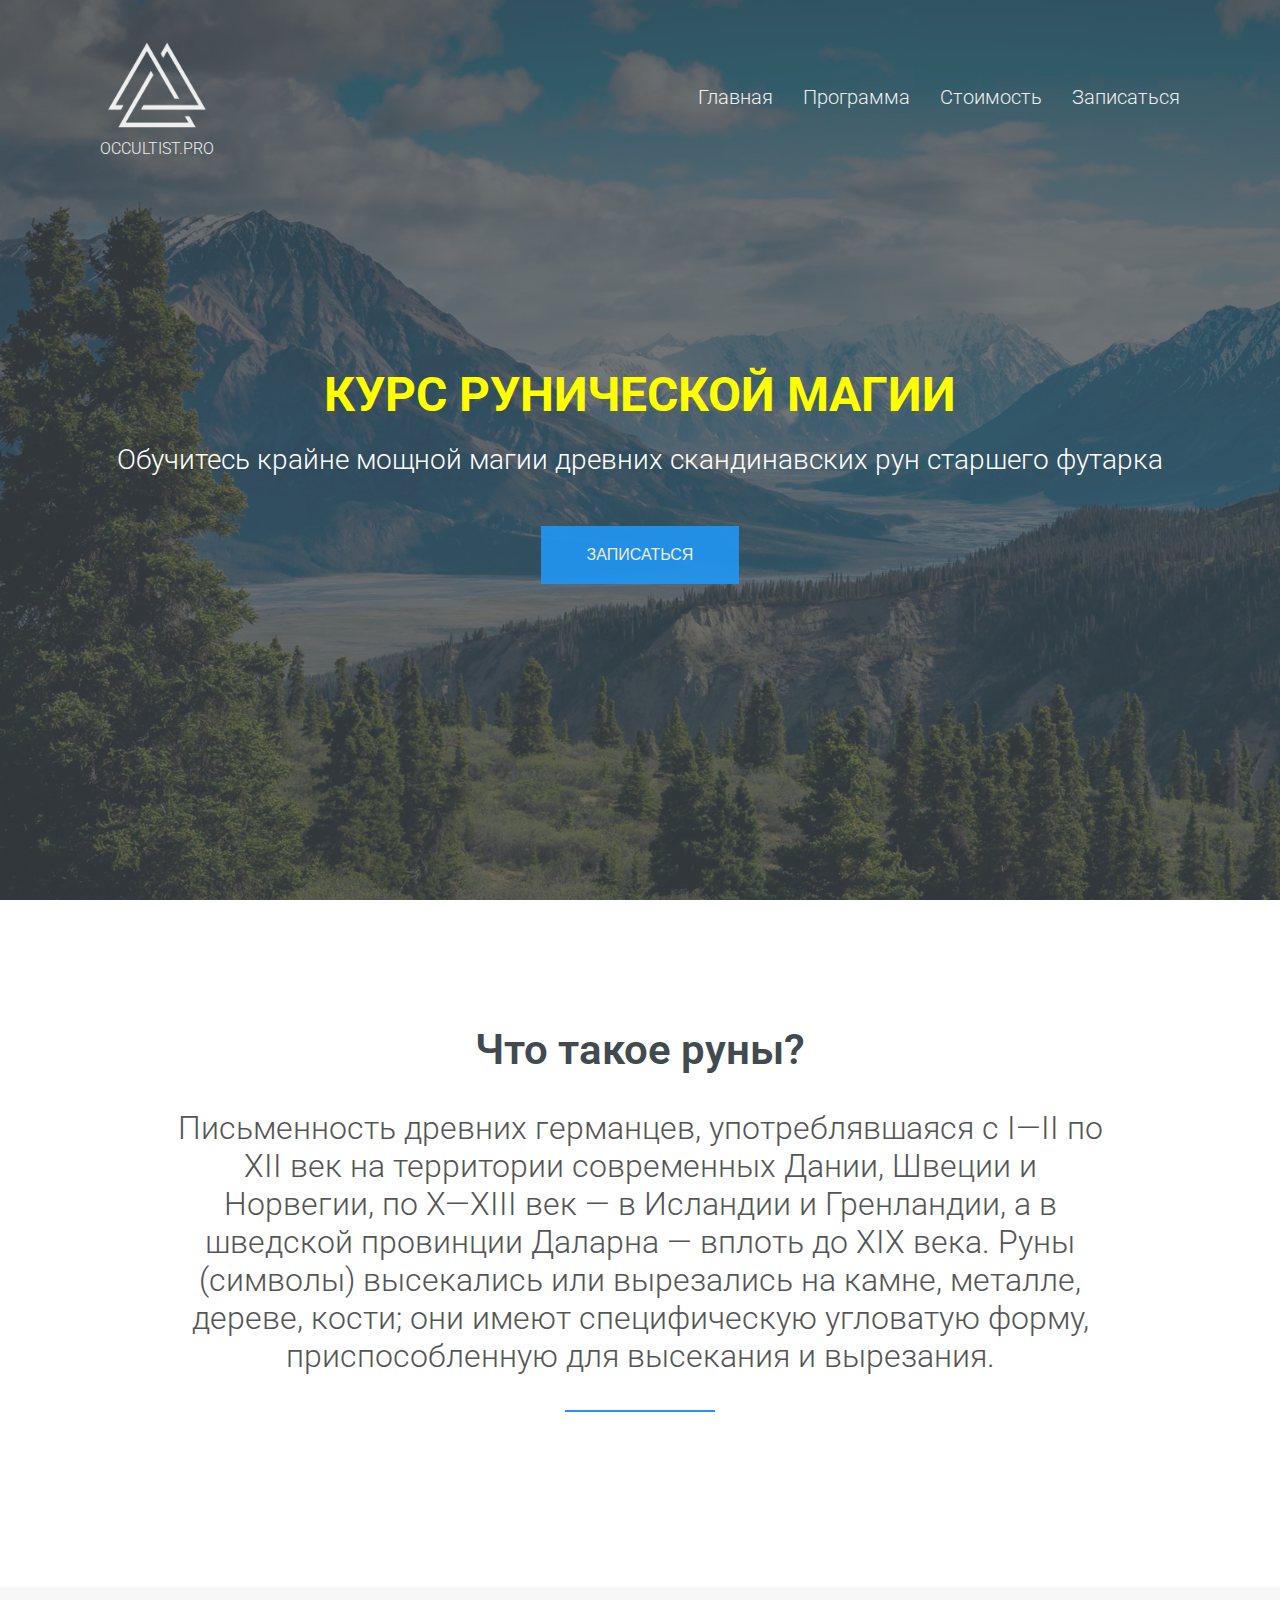
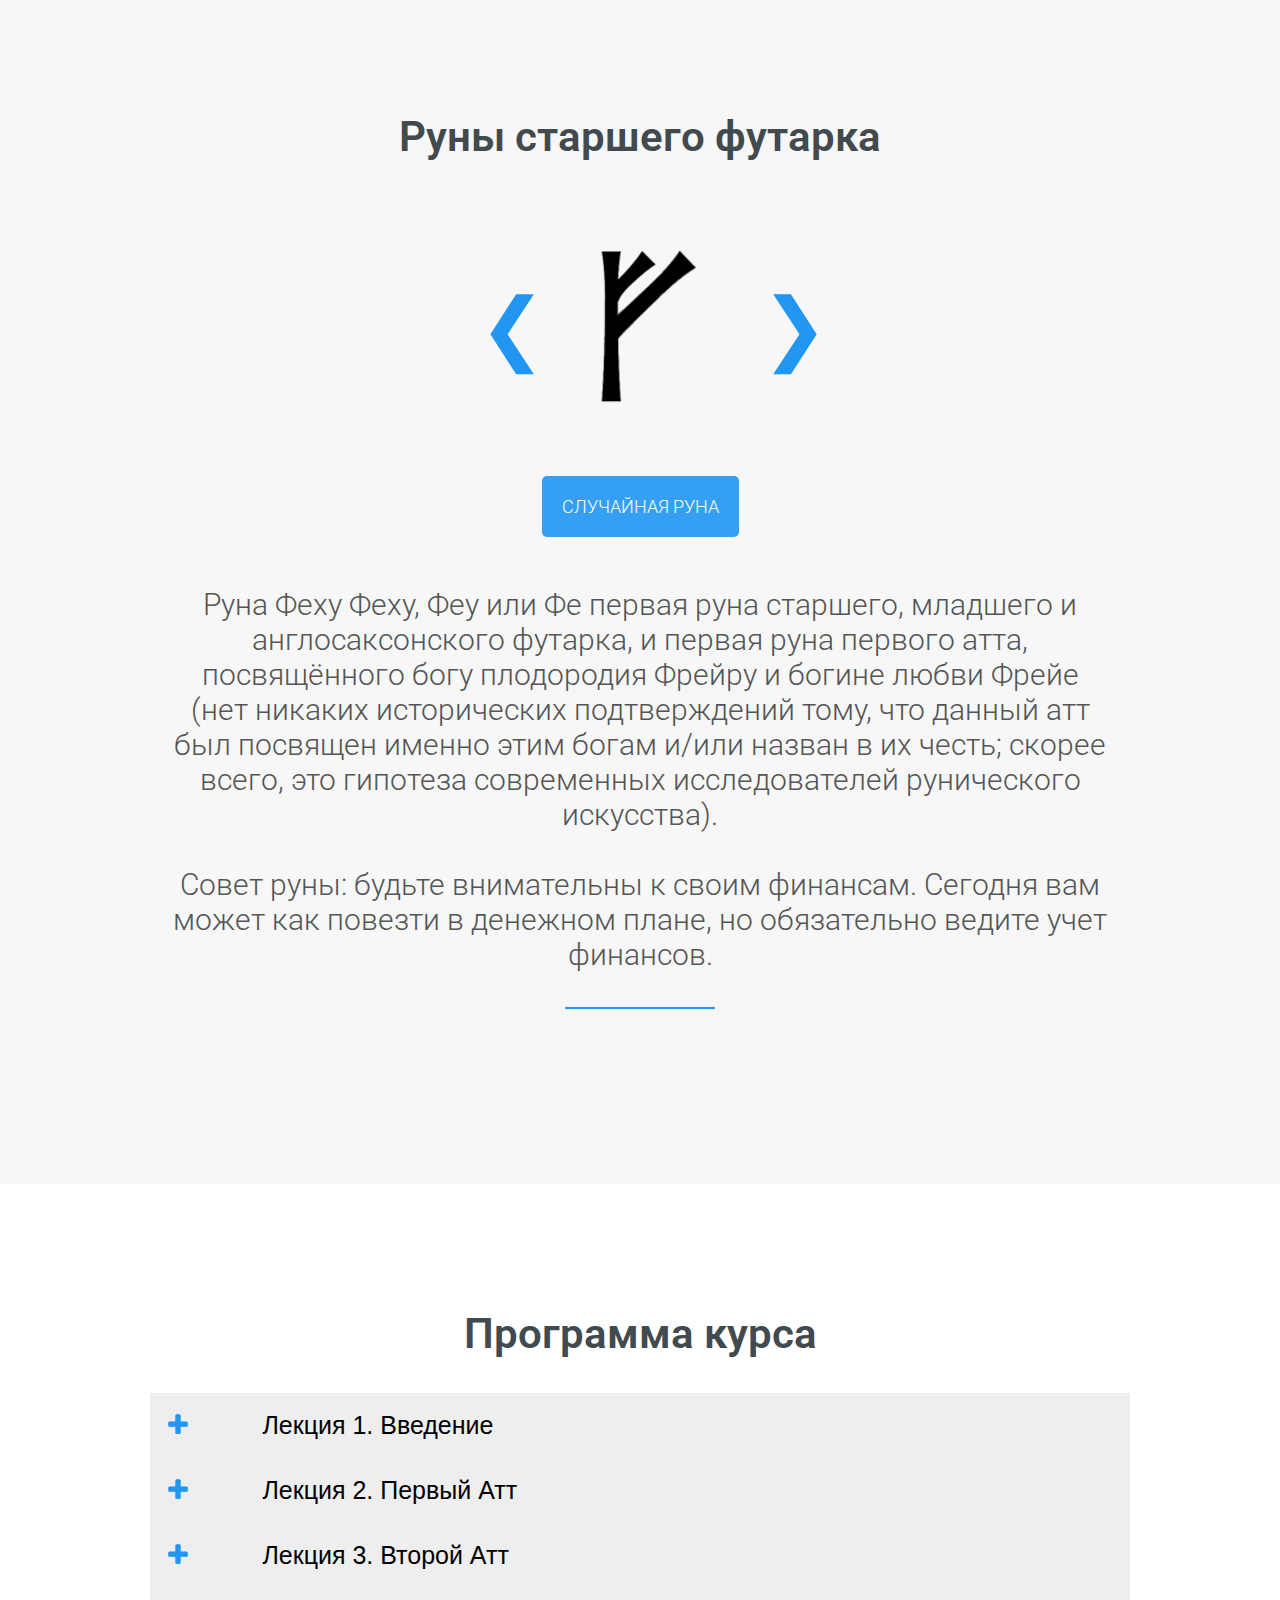
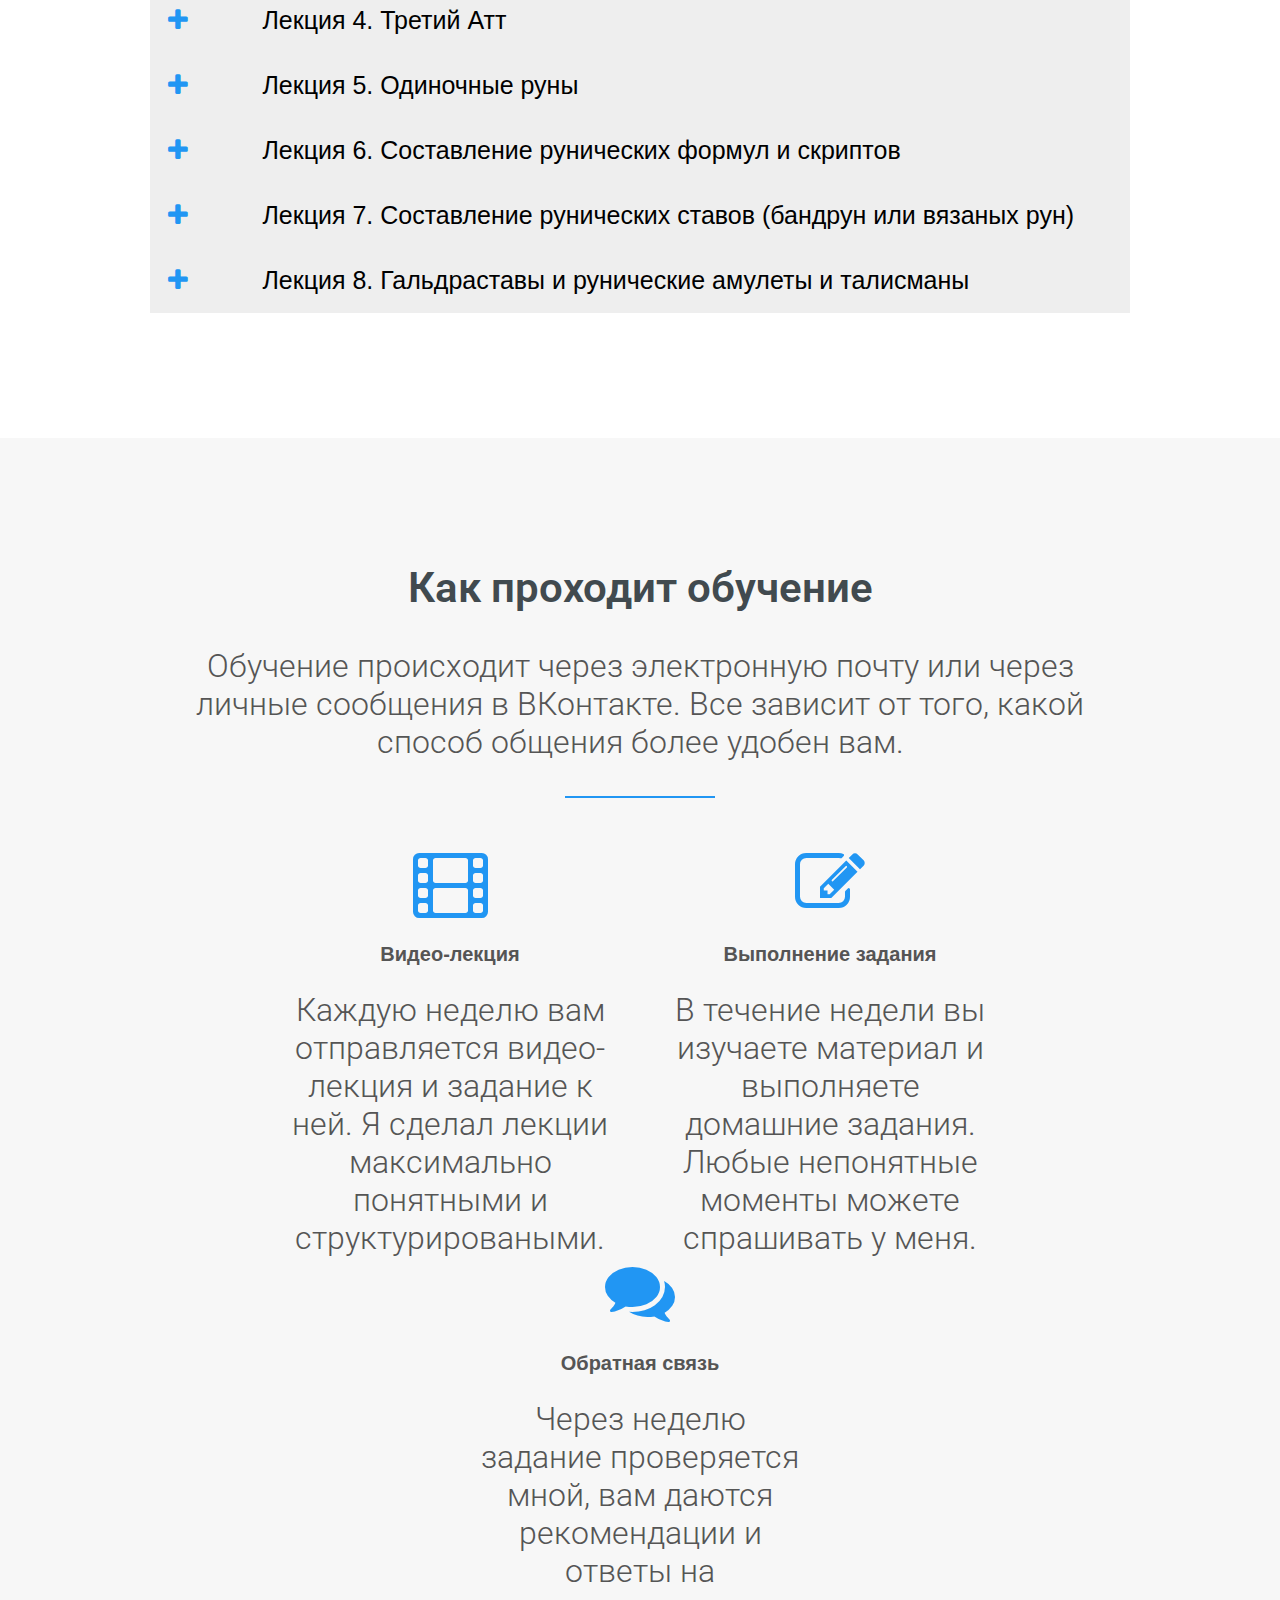
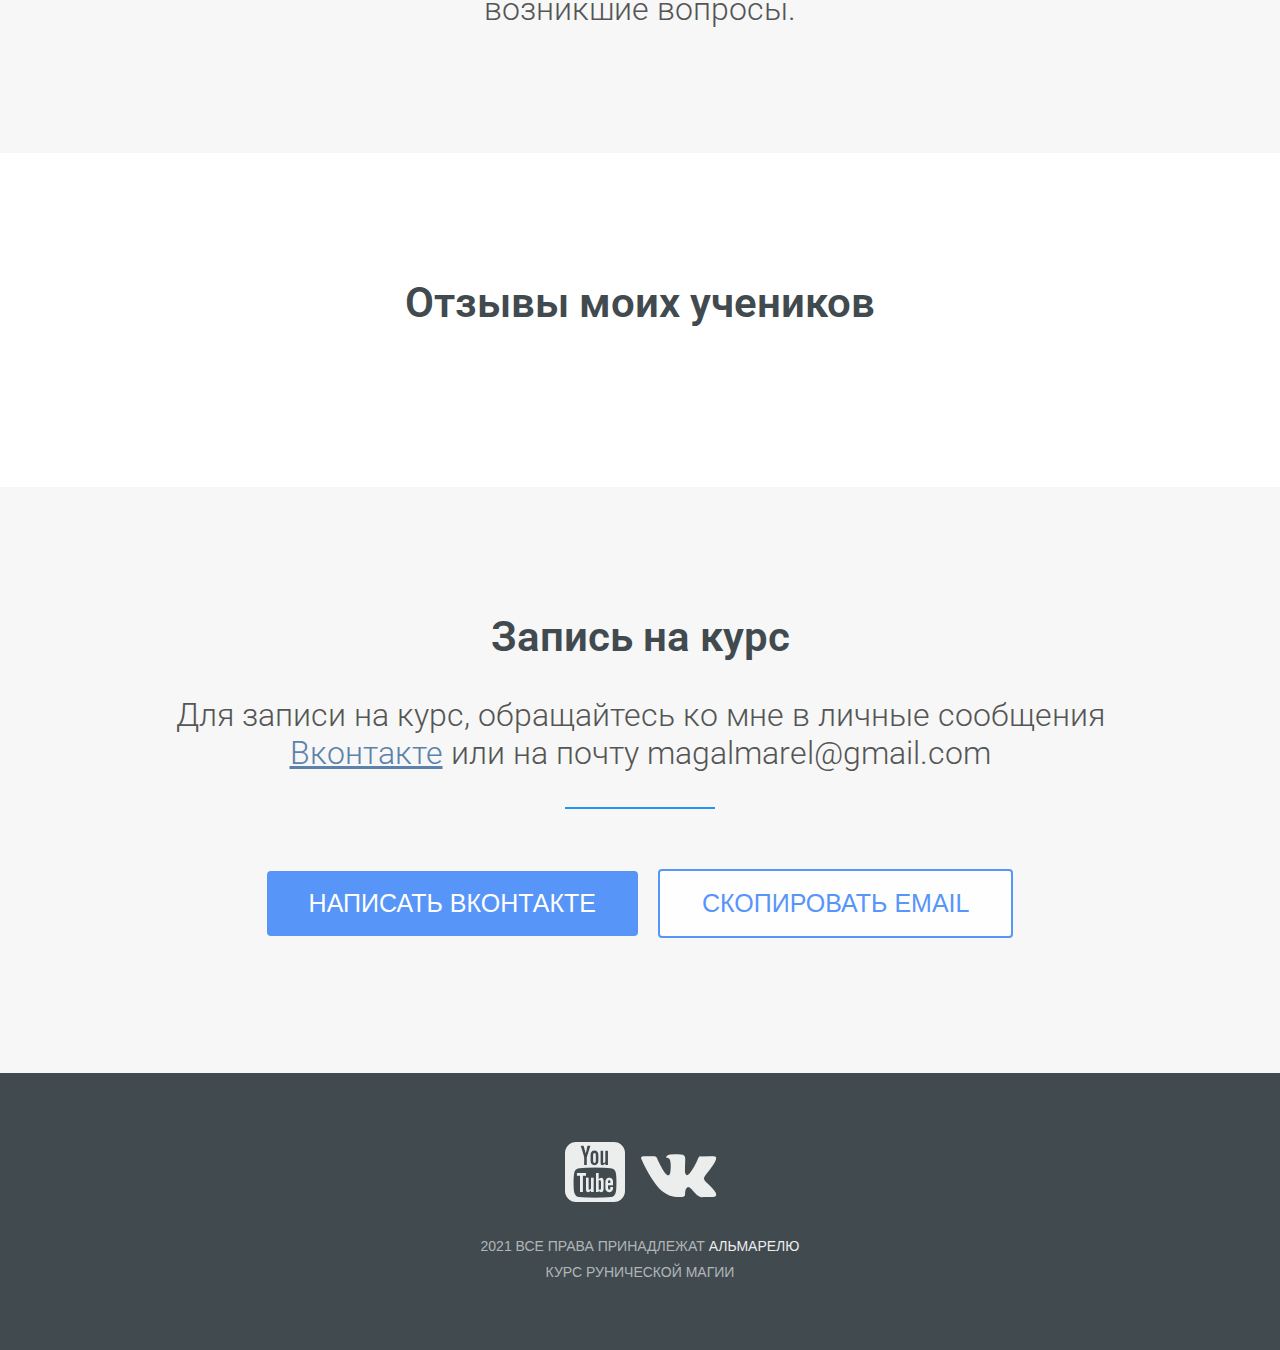
<file: index.html>
<!DOCTYPE html>
<html>
<head>
    <meta charset="utf-8">
    <meta http-equiv="X-UA-Compatible" content="IE=edge">
    <meta name="viewport" content="width=device-width, initial-scale=1">
    <link type="image/x-icon" href="assets/img/favicon.ico" rel="shortcut icon">
    <link type="Image/x-icon" href="assets/img/favicon.ico" rel="icon">
	<!-- Виджет отзывов VK -->
    <script type="text/javascript" src="https://vk.com/js/api/openapi.js?169"></script>
    <script type="text/javascript">
    	VK.init({apiId: 8045679, onlyWidgets: true});
    </script>
	
	<script type="text/javascript" src="https://vk.com/js/api/openapi.js?169"></script>

<!-- VK Widget -->
<div id="vk_community_messages"></div>
<script type="text/javascript">
VK.Widgets.CommunityMessages("vk_community_messages", 161227869, {expanded: "0", expandTimeout: "30000", tooltipButtonText: "Есть вопрос?"});
</script>
	
    <title>Курс Рунической Магии</title>

	<link href="https://fonts.googleapis.com/css?family=Open+Sans" rel="stylesheet">
	<link href="https://fonts.googleapis.com/css?family=Quicksand" rel="stylesheet">
	<link href="https://fonts.googleapis.com/css2?family=Roboto:ital,wght@0,100;0,300;0,400;0,500;0,700;0,900;1,100;1,300;1,400;1,500;1,700;1,900&display=swap" rel="stylesheet">
    <link rel="stylesheet" href="http://maxcdn.bootstrapcdn.com/font-awesome/4.6.0/css/font-awesome.min.css">
    <link rel="stylesheet" href="assets/css/styles.css">

    <link href="https://maxcdn.bootstrapcdn.com/font-awesome/4.2.0/css/font-awesome.min.css" rel="stylesheet"> <!--отображение иконок на гите-->



</head>

<body>

	<header>
		<h2><a class="logo" href="#"><center><img src="Valknut.png" width="100px" height="100px"><p>Occultist.pro</center></a></h2>
		<nav>
			<li><a href="#">Главная</a></li>
			<li><a href="#">Программа</a></li>
			<li><a href="#">Стоимость</a></li>
			<li><a href="index#bottom">Записаться</a></li>
		</nav>
	</header>


	<section class="hero">
		<div class="background-image" style="background-image: url(assets/img/hero2.jpg);"></div>
		<h1>Курс Рунической Магии</h1>
		<h3>Обучитесь крайне мощной магии древних скандинавских рун старшего футарка</h3>
		
		<a href="index.html#bottom" class="btn">Записаться</a>
	</section>


	<section class="our-work">
		<h3 class="title">Что такое руны?</h3>
		<p>Письменность древних германцев, употреблявшаяся с I—II по XII век на территории современных Дании, Швеции и Норвегии, по X—XIII век — в Исландии и Гренландии, а в шведской провинции Даларна — вплоть до XIX века. Руны (символы) высекались или вырезались на камне, металле, дереве, кости; они имеют специфическую угловатую форму, приспособленную для высекания и вырезания.</p>
		<hr>
		<!--<ul class="grid">
			<li class="small" style="background-image: url(assets/img/coast.jpg);"></li>
			<li class="large" style="background-image: url(assets/img/island.jpg);"></li>
			<li class="large" style="background-image: url(assets/img/balloon.jpg);"></li>
			<li class="small" style="background-image: url(assets/img/mountain.jpg);"></li>
		</div>-->
	</section>


	<section class="runesslider">


		<h3 class="title">Руны старшего футарка</h3>
<center>
<div class="runes">
	<button class="btnrunes" id="btnleft" onclick="plusDivs(-1)">&#10094;</button>
  	<img class="rune" id="rune1" src="assets/img/Runes/1 Fehu.png">
  	<img class="rune" id="rune2" src="assets/img/Runes/2 Uruz.png">
  	<img class="rune" id="rune3" src="assets/img/Runes/3 Thurisaz.png">
  	<img class="rune" id="rune4" src="assets/img/Runes/4 Ansuz.png">
  	<img class="rune" id="rune5" src="assets/img/Runes/5 Raido.png">
  	<img class="rune" id="rune6" src="assets/img/Runes/6 Kenaz.png">
  	<img class="rune" id="rune7" src="assets/img/Runes/7 Gebo.png">
  	<img class="rune" id="rune8" src="assets/img/Runes/8 Wunio.png">

  	<img class="rune" id="rune9" src="assets/img/Runes/9 Hagalaz.png">
  	<img class="rune" id="rune10" src="assets/img/Runes/10 Nautiz.png">
  	<img class="rune" id="rune11" src="assets/img/Runes/11 Isa.png">
  	<img class="rune" id="rune12" src="assets/img/Runes/12 Yera.png">
  	<img class="rune" id="rune13" src="assets/img/Runes/13 Eihvaz.png">
  	<img class="rune" id="rune14" src="assets/img/Runes/14 Perto.png">
  	<img class="rune" id="rune15" src="assets/img/Runes/15 Algiz.png">
  	<img class="rune" id="rune16" src="assets/img/Runes/16 Swulo.png">

  	<img class="rune" id="rune17" src="assets/img/Runes/17 Teiwaz.png">
  	<img class="rune" id="rune18" src="assets/img/Runes/18 Berkana.png">
  	<img class="rune" id="rune19" src="assets/img/Runes/19 Ewaz.png">
  	<img class="rune" id="rune20" src="assets/img/Runes/20 Mannaz.png">
  	<img class="rune" id="rune21" src="assets/img/Runes/21 Laguz.png">
  	<img class="rune" id="rune22" src="assets/img/Runes/22 Inguz.png">
  	<img class="rune" id="rune23" src="assets/img/Runes/23 Odal.png">
  	<img class="rune" id="rune24" src="assets/img/Runes/24 Dagaz.png">

  <button class="btnrunes" id="btnright" onclick="plusDivs(1)">&#10095;</button>
  </center>


</div>
<div>
<button class="btnrngrune"  onclick="rngRune()">Случайная руна</button>
</div>
<p>Руна Феху
Феху, Феу или Фе первая руна старшего, младшего и англосаксонского футарка, и первая руна первого атта, посвящённого богу плодородия Фрейру и богине любви Фрейе (нет никаких исторических подтверждений тому, что данный атт был посвящен именно этим богам и/или назван в их честь; скорее всего, это гипотеза современных исследователей рунического искусства).</p>
<p class="advice">Совет руны: будьте внимательны к своим финансам. Сегодня вам может как повезти в денежном плане, но обязательно ведите учет финансов.</p>
<hr>
</section>



<script>
var slideIndex = 1;
showDivs(slideIndex);


function plusDivs(n) {
  showDivs(slideIndex += n);
}

function showDivs(n) {
  var i;
  var x = document.getElementsByClassName("rune");
  if (n > x.length) {slideIndex = 1}
  if (n < 1) {slideIndex = x.length}
  for (i = 0; i < x.length; i++) {
    x[i].style.display = "none";
  }
  x[slideIndex-1].style.display = "inline-block";
}



function rngRune(){

 	slideIndex = Math.floor(Math.random() * Math.floor(24));
 	showDivs(slideIndex);

 }
</script>






<section class="qna">
<h3 class="title">Программа курса</h3>

<button class="accordion" value="1"><div style="float:left; width: 10%;" ><i id="arrow1" class="fa fa-plus"></i></div><div style="float:right; width: 90%;">Лекция 1. Введение</div></button>
<div class="panel">
  <p>Когда и где руны возникли. Научное и мистическое обоснование. Система Старшего Футарка. Различие между традиционной и современной школами рун. Где брать трактовки рун. Используются ли перевернутые руны. Какая руна последняя. Развенчание мифов о рунах. Эриль - рунический маг.</p>
</div>

<button class="accordion" value="2"><div style="float:left; width: 10%"><i id="arrow2" class="fa fa-plus"></i></div><div style="float:right; width: 90%;">Лекция 2. Первый Атт</button>
<div class="panel">
  <p>Схема разбора рун. Разбор рун первого атта, исходя из рунических поэм. Как каждая руна используется в магии.</p>
</div>

<button class="accordion" value="3"><div style="float:left; width: 10%"><i id="arrow3" class="fa fa-plus"></i></div><div style="float:right; width: 90%;">Лекция 3. Второй Атт</button>
<div class="panel">
  <p>Почему рун не стоит бояться. Базовая техника безопасности. Разбор рун второго атта, исходя из рунических поэм. Как каждая руна используется в магии.</p>
</div>
	
<button class="accordion" value="3"><div style="float:left; width: 10%"><i id="arrow3" class="fa fa-plus"></i></div><div style="float:right; width: 90%;">Лекция 4. Третий Атт</button>
<div class="panel">
  <p>Разбор рун третьего атта, исходя из рунических поэм. Как каждая руна используется в магии. Руны как циклы в нашей жизни.</p>
</div>

<button class="accordion" value="3"><div style="float:left; width: 10%"><i id="arrow3" class="fa fa-plus"></i></div><div style="float:right; width: 90%;">Лекция 5. Одиночные руны</button>
<div class="panel">
  <p>Как проживать руны. Техники активации рун. Влияет ли Луна на руны. Как руны правильно наносить и деактивировать.</p>
</div>
	
<button class="accordion" value="3"><div style="float:left; width: 10%"><i id="arrow3" class="fa fa-plus"></i></div><div style="float:right; width: 90%;">Лекция 6. Составление рунических формул и скриптов</button>
<div class="panel">
  <p>Отличие скрипта от формулы. Как объединять руны. Примеры формул на различные случаи жизни. </p>
</div>
	
<button class="accordion" value="3"><div style="float:left; width: 10%"><i id="arrow3" class="fa fa-plus"></i></div><div style="float:right; width: 90%;">Лекция 7. Составление рунических ставов (бандрун или вязаных рун)</button>
<div class="panel">
  <p>Как соединять руны в одну. Стоит ли бояться появления "непредвиденных" рун в ставе. Руническая тайнопись. Составление рунических заклинаний.</p>
</div>

<button class="accordion" value="3"><div style="float:left; width: 10%"><i id="arrow3" class="fa fa-plus"></i></div><div style="float:right; width: 90%;">Лекция 8. Гальдраставы и рунические амулеты и талисманы</button>
<div class="panel">
  <p>Принцип построения гальдрастава. Агисхьяльмы (шлемы ужаса). Классические гальдраставы. Создаем и заряжаем рунический амулет. Работа с рунами через Богов (Ассов). Гадание на рунах (современные и древние техники).</p>
</div>
	
</section>

<script>
var acc = document.getElementsByClassName("accordion");
var i;

for (i = 0; i < acc.length; i++) {
  acc[i].addEventListener("click", function() {
    this.classList.toggle("active");
    var panel = this.nextElementSibling;
    var i = this.value;
    if (panel.style.display === "block") {
      panel.style.display = "none";
      document.getElementById('arrow'+i).className = "fa fa-plus";
    } else {
      panel.style.display = "block";
      document.getElementById('arrow'+i).className = "fa fa-minus";
    }
  });
}
</script>

	<section class="features">
		<h3 class="title">Как проходит обучение</h3>
		<p>Обучение происходит через электронную почту или через личные сообщения в ВКонтакте. Все зависит от того, какой способ общения более удобен вам. </p>
		<hr>

		<ul class="grid">
			<li>
				<i class="fa fa-film"></i>
				<h4>Видео-лекция</h4>
				<p>Каждую неделю вам отправляется видео-лекция и задание к ней. Я сделал лекции максимально понятными и структурироваными. </p>
			</li>
			<li>
				<i class="fa fa-edit"></i>
				<h4>Выполнение задания</h4>
				<p>В течение недели вы изучаете материал и выполняете домашние задания. Любые непонятные моменты можете спрашивать у меня.</p>
			</li>
			<li>
				<i class="fa fa-comments"></i>
				<h4>Обратная связь</h4>
				<p>Через неделю задание проверяется мной, вам даются рекомендации и ответы на возникшие вопросы. </p>
			</li>
		</div>
	</section>

	<section class="reviews">
		<h3 class="title">Отзывы моих учеников</h3>

		<!--<p class="quote">Альмарель дал мне направление в развитии магии и улучшении моей жизни. Всё было информативно, без лишней воды, словно впитываешь знания. Всё, благодаря Альмарелю, я бы так не сдвинулся с мёртвой точки!</p>
		<p class="author">— <a href="https://vk.com/topic-161227869_38441446">Владислав Федоровский</a></p>

		<p class="quote">Альмарель с каждым учеником работает индивидуально и по непонятным вопросам всегда даёт объективные понятные ответы в любое время. Результат обучения превзошёл все ожидания.</p>
		<p class="author">— <a href="https://vk.com/topic-161227869_38441446">Тагир Шамсуллин</a></p>

		<p class="quote">Благодарю за те знания что даёте. Все доступно и детально. А, главное, всегда знаешь что на любой вопрос будет ответ, доступный и чёткий.</p>
		<p class="author">— <a href="https://vk.com/topic-161227869_38441446">Ирина Зазулинская</a></p>-->
		
		<!-- Вставка виджета комментариев VK -->
		<div id="vk_comments"></div>
		<script type="text/javascript">
			VK.Widgets.Comments("vk_comments", {limit: 5, attach: false});
		</script>

	</section>


	<section id="bottom" class="contact">
		<h3 class="title">Запись на курс</h3>
		<p>Для записи на курс, обращайтесь ко мне в личные сообщения <a class="vklink" href="https://vk.com/magalmarel">Вконтакте</a>  или на почту magalmarel@gmail.com </p>
		<hr>


		<form>
			<a href="https://vk.com/magalmarel" class="btn" id="btnvk">Написать Вконтакте</a>
			<a onclick="myFunction();" class="btn" id="btnmail">  Скопировать Email  </a>

		</form>
	</section>
<script type="text/javascript">
	function myFunction() {
  navigator.clipboard.writeText('magalmarel@gmail.com')

  alert("Скопирован адрес почты Альмареля: magalmarel@gmail.com\nОсталось только вставить его в письмо🙏");
}
</script>

	<footer>
		<ul>
			<li><a href="https://www.youtube.com/channel/UC2nKGW6YSgZR12ed_qxix4A"><i class="fa fa-youtube-square"></i></a></li>
			<li><a href="https://vk.com/magalmarel"><i class="fa fa-vk"></i></a></li>
			<!--<li><a href="#"><i class="fa fa-snapchat-square"></i></a></li>
			<li><a href="#"><i class="fa fa-pinterest-square"></i></a></li>
			<li><a href="#"><i class="fa fa-github-square""></i></a></li>-->
		</ul>
		<p>2021 Все права принадлежат <a href="https://vk.com/magalmarel" target="_blank">Альмарелю</a></p>
		<p>Курс Рунической Магии</p>
	</footer>

</body>

</html>
</file>
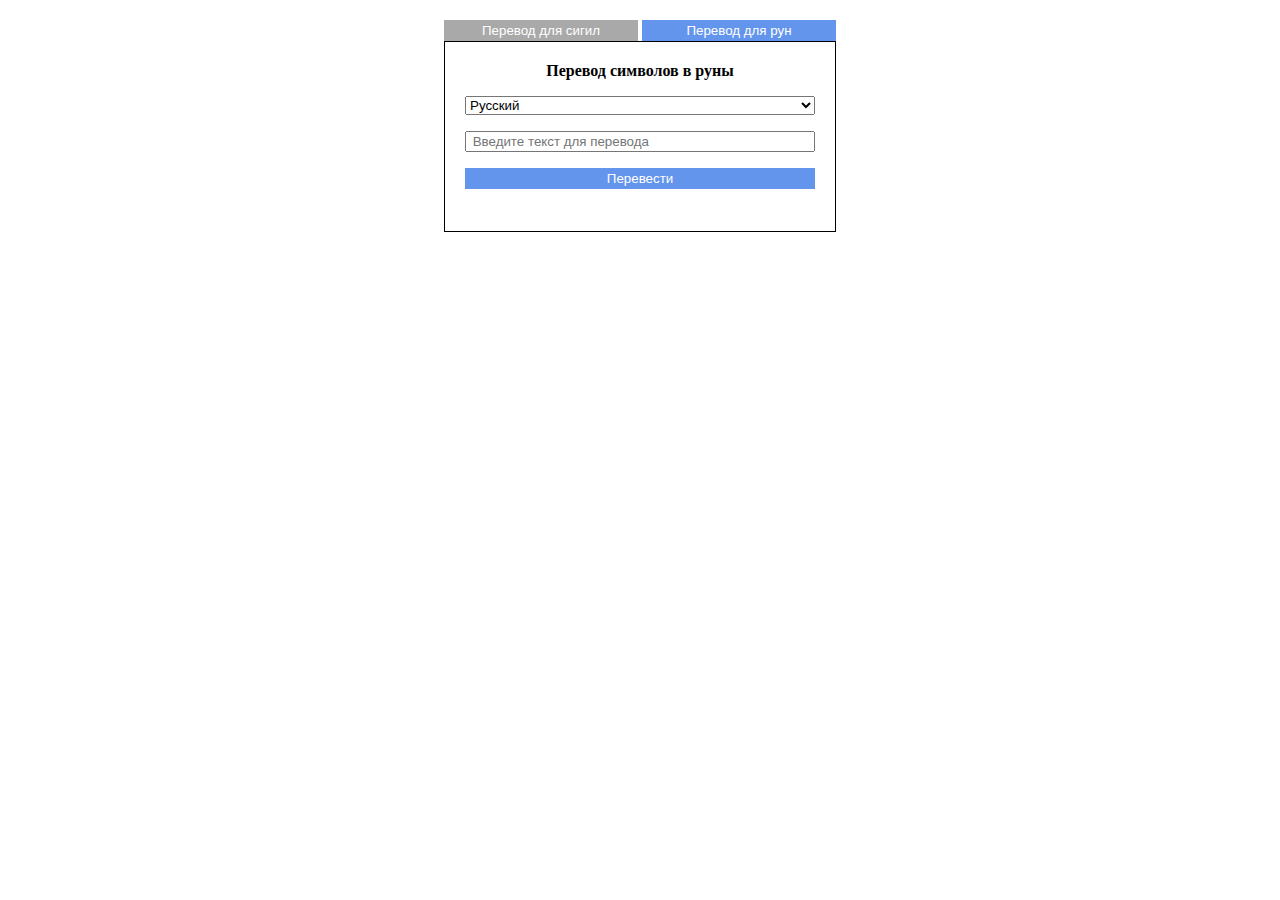
<file: Rune.html>
<html>
  <head>
  
  <meta charset="utf-8" />
  <title>Руны</title>   

<script type="text/javascript">


addEventListener("keydown", function(event) {
    if (event.keyCode == 13)
      trans();
   });


  function trans(){
      
      var word= document.a.b.value;
      word = word.toUpperCase();
      var letters = new Array();
      var translation = new Array();
                  
        if(word==""){
        
        } else{

            
        for(var i = 0; i < word.length; i++) {
        letters[i] = word[i];
        if (document.a.s.value == "s1"){

        switch (letters[i]){
          case "А": translation[i] = "<img src=\"https://upload.wikimedia.org/wikipedia/commons/3/35/Runic_letter_ansuz.png\" width=\"20\" height=\"30\">"; break;
          case "Б": translation[i] = "<img src=\"https://upload.wikimedia.org/wikipedia/commons/c/ca/Runic_letter_berkanan.png\" width=\"20\" height=\"30\">"; break;
          case "В": translation[i] = "<img src=\"https://upload.wikimedia.org/wikipedia/commons/3/3f/Runic_letter_wunjo.png\" width=\"20\" height=\"30\">"; break;
          case "Г": translation[i] = "<img src=\"https://upload.wikimedia.org/wikipedia/commons/2/23/Runic_letter_gebo.png\" width=\"20\" height=\"30\">"; break;
          case "Д": translation[i] = "<img src=\"https://upload.wikimedia.org/wikipedia/commons/c/c6/Runic_letter_dagaz.png\" width=\"20\" height=\"30\">"; break;
          case "Е": translation[i] = "<img src=\"https://upload.wikimedia.org/wikipedia/commons/3/3e/Runic_letter_iwaz.png\" width=\"20\" height=\"30\">"; break;
          case "Ё": translation[i] = "<img src=\"https://upload.wikimedia.org/wikipedia/commons/3/3e/Runic_letter_iwaz.png\" width=\"20\" height=\"30\">"; break;
          case "Ж": translation[i] = "<img src=\"https://upload.wikimedia.org/wikipedia/commons/2/2e/Runic_letter_ehwaz.png\" width=\"20\" height=\"30\">"; break;
          case "З": translation[i] = "<img src=\"https://upload.wikimedia.org/wikipedia/commons/1/14/Runic_letter_algiz.png\" width=\"20\" height=\"30\">"; break;
          case "И": translation[i] = "<img src=\"https://upload.wikimedia.org/wikipedia/commons/b/bc/Runic_letter_isaz.png\" width=\"20\" height=\"30\">"; break;
          case "Й": translation[i] = "<img src=\"https://upload.wikimedia.org/wikipedia/commons/b/bc/Runic_letter_isaz.png\" width=\"20\" height=\"30\">"; break;
          case "К": translation[i] = "<img src=\"https://upload.wikimedia.org/wikipedia/commons/a/a3/Runic_letter_kauna.png\" width=\"20\" height=\"30\">"; break;
          case "Л": translation[i] = "<img src=\"https://upload.wikimedia.org/wikipedia/commons/a/a9/Runic_letter_laukaz.png\" width=\"20\" height=\"30\">"; break;
          case "М": translation[i] = "<img src=\"https://upload.wikimedia.org/wikipedia/commons/0/0c/Runic_letter_mannaz.png\" width=\"20\" height=\"30\">"; break;
          case "Н": translation[i] = "<img src=\"https://upload.wikimedia.org/wikipedia/commons/b/b9/Runic_letter_naudiz.png\" width=\"20\" height=\"30\">"; break;
          case "О": translation[i] = "<img src=\"https://upload.wikimedia.org/wikipedia/commons/1/16/Runic_letter_othalan.png\" width=\"20\" height=\"30\">"; break;
          case "П": translation[i] = "<img src=\"https://upload.wikimedia.org/wikipedia/commons/b/bf/Runic_letter_pertho.png\" width=\"20\" height=\"30\">"; break;
          case "Р": translation[i] = "<img src=\"https://upload.wikimedia.org/wikipedia/commons/c/cf/Runic_letter_raido.png\" width=\"20\" height=\"30\">"; break;
          case "С": translation[i] = "<img src=\"https://upload.wikimedia.org/wikipedia/commons/4/44/Runic_letter_sowilo_variant.png\" width=\"20\" height=\"30\">"; break;
          case "Т": translation[i] = "<img src=\"https://upload.wikimedia.org/wikipedia/commons/a/a3/Runic_letter_tiwaz.png\" width=\"20\" height=\"30\">"; break;
          case "У": translation[i] = "<img src=\"https://upload.wikimedia.org/wikipedia/commons/8/8e/Runic_letter_uruz.png\" width=\"20\" height=\"30\">"; break;
          case "Ф": translation[i] = "<img src=\"https://upload.wikimedia.org/wikipedia/commons/0/07/Runic_letter_fehu.png\" width=\"20\" height=\"30\">"; break;
          case "Х": translation[i] = "<img src=\"https://upload.wikimedia.org/wikipedia/commons/2/25/Runic_letter_haglaz.png\" width=\"20\" height=\"30\">"; break;
          case "Ц": translation[i] = "<img src=\"https://upload.wikimedia.org/wikipedia/commons/6/6d/Runic_letter_ingwaz.png\" width=\"20\" height=\"30\">"; break;
          case "Ч": translation[i] = "<img src=\"https://upload.wikimedia.org/wikipedia/commons/6/6d/Runic_letter_ingwaz.png\" width=\"20\" height=\"30\">"; break;
          case "Ш": translation[i] = "<img src=\"https://upload.wikimedia.org/wikipedia/commons/c/c6/Runic_letter_dagaz.png\" width=\"20\" height=\"30\">"; break;
          case "Щ": translation[i] = "<img src=\"https://upload.wikimedia.org/wikipedia/commons/c/c6/Runic_letter_dagaz.png\" width=\"20\" height=\"30\">"; break;
          case "Ъ": translation[i] = ""; break;
          case "Ы": translation[i] = "<img src=\"https://upload.wikimedia.org/wikipedia/commons/b/bc/Runic_letter_isaz.png\" width=\"20\" height=\"30\">"; break;
          case "Ь": translation[i] = ""; break;         
          case "Э": translation[i] = "<img src=\"https://upload.wikimedia.org/wikipedia/commons/3/3e/Runic_letter_iwaz.png\" width=\"20\" height=\"30\">"; break;
          case "Ю": translation[i] = "<img src=\"https://upload.wikimedia.org/wikipedia/commons/8/8e/Runic_letter_uruz.png\" width=\"20\" height=\"30\">"; break;
          case "Я": translation[i] = "<img src=\"https://upload.wikimedia.org/wikipedia/commons/0/01/Runic_letter_jeran.png\" width=\"20\" height=\"30\">"; break;
          case " ": translation[i] = "<img src=\"http://iridia.ulb.ac.be/~cpinciroli/extra/h-414/two_spots.png\" width=\"20\" height=\"30\">"; break;
          default: translation[i] = "-";
          }
        } else if(document.a.s.value == "s2"){
            switch (letters[i]){
              case "A": translation[i] = "<img src=\"https://upload.wikimedia.org/wikipedia/commons/3/35/Runic_letter_ansuz.png\" width=\"20\" height=\"30\">"; break;
              case "Á": translation[i] = "<img src=\"https://upload.wikimedia.org/wikipedia/commons/3/35/Runic_letter_ansuz.png\" width=\"20\" height=\"30\">"; break;
              case "B": translation[i] = "<img src=\"https://upload.wikimedia.org/wikipedia/commons/c/ca/Runic_letter_berkanan.png\" width=\"20\" height=\"30\">"; break;
              case "D": translation[i] = "<img src=\"https://upload.wikimedia.org/wikipedia/commons/c/c6/Runic_letter_dagaz.png\" width=\"20\" height=\"30\">"; break;
              case "Ð": translation[i] = "<img src=\"https://upload.wikimedia.org/wikipedia/commons/a/a3/Runic_letter_tiwaz.png\" width=\"20\" height=\"30\">"; break;
              case "E": translation[i] = "<img src=\"https://upload.wikimedia.org/wikipedia/commons/2/2e/Runic_letter_ehwaz.png\" width=\"20\" height=\"30\">"; break;
              case "É": translation[i] = "<img src=\"https://upload.wikimedia.org/wikipedia/commons/3/3e/Runic_letter_iwaz.png\" width=\"20\" height=\"30\">"; break;
              case "F": translation[i] = "<img src=\"https://upload.wikimedia.org/wikipedia/commons/0/07/Runic_letter_fehu.png\" width=\"20\" height=\"30\">"; break;
              case "G": translation[i] = "<img src=\"https://upload.wikimedia.org/wikipedia/commons/2/23/Runic_letter_gebo.png\" width=\"20\" height=\"30\">"; break;
              case "H": translation[i] = "<img src=\"https://upload.wikimedia.org/wikipedia/commons/2/25/Runic_letter_haglaz.png\" width=\"20\" height=\"30\">"; break;
              case "I": translation[i] = "<img src=\"https://upload.wikimedia.org/wikipedia/commons/b/bc/Runic_letter_isaz.png\" width=\"20\" height=\"30\">"; break;
              case "Í": translation[i] = "<img src=\"https://upload.wikimedia.org/wikipedia/commons/3/3e/Runic_letter_iwaz.png\" width=\"20\" height=\"30\">"; break;
              case "J": translation[i] = "<img src=\"https://upload.wikimedia.org/wikipedia/commons/0/01/Runic_letter_jeran.png\" width=\"20\" height=\"30\">"; break;
              case "K": translation[i] = "<img src=\"https://upload.wikimedia.org/wikipedia/commons/a/a3/Runic_letter_kauna.png\" width=\"20\" height=\"30\">"; break;
              case "L": translation[i] = "<img src=\"https://upload.wikimedia.org/wikipedia/commons/a/a9/Runic_letter_laukaz.png\" width=\"20\" height=\"30\">"; break;
              case "M": translation[i] = "<img src=\"https://upload.wikimedia.org/wikipedia/commons/0/0c/Runic_letter_mannaz.png\" width=\"20\" height=\"30\">"; break;
              case "N": translation[i] = "<img src=\"https://upload.wikimedia.org/wikipedia/commons/b/b9/Runic_letter_naudiz.png\" width=\"20\" height=\"30\">"; break;
              case "O": translation[i] = "<img src=\"https://upload.wikimedia.org/wikipedia/commons/1/16/Runic_letter_othalan.png\" width=\"20\" height=\"30\">"; break;
              case "Ó": translation[i] = "<img src=\"https://upload.wikimedia.org/wikipedia/commons/1/16/Runic_letter_othalan.png\" width=\"20\" height=\"30\">"; break;
              case "P": translation[i] = "<img src=\"https://upload.wikimedia.org/wikipedia/commons/b/bf/Runic_letter_pertho.png\" width=\"20\" height=\"30\">"; break;
              case "R": translation[i] = "<img src=\"https://upload.wikimedia.org/wikipedia/commons/c/cf/Runic_letter_raido.png\" width=\"20\" height=\"30\">"; break;
              case "S": translation[i] = "<img src=\"https://upload.wikimedia.org/wikipedia/commons/4/44/Runic_letter_sowilo_variant.png\" width=\"20\" height=\"30\">"; break;
              case "T": translation[i] = "<img src=\"https://upload.wikimedia.org/wikipedia/commons/a/a3/Runic_letter_tiwaz.png\" width=\"20\" height=\"30\">"; break;
              case "U": translation[i] = "<img src=\"https://upload.wikimedia.org/wikipedia/commons/8/8e/Runic_letter_uruz.png\" width=\"20\" height=\"30\">"; break;
              case "Ú": translation[i] = "<img src=\"https://upload.wikimedia.org/wikipedia/commons/8/8e/Runic_letter_uruz.png\" width=\"20\" height=\"30\">"; break;
              case "V": translation[i] = "<img src=\"https://upload.wikimedia.org/wikipedia/commons/0/07/Runic_letter_fehu.png\" width=\"20\" height=\"30\">"; break;
              case "X": translation[i] = "<img src=\"https://upload.wikimedia.org/wikipedia/commons/3/3e/Runic_letter_iwaz.png\" width=\"20\" height=\"30\">"; break;
              case "Y": translation[i] = "<img src=\"https://upload.wikimedia.org/wikipedia/commons/2/23/Runic_letter_gebo.png\" width=\"20\" height=\"30\">"; break;
              case "Ý": translation[i] = "<img src=\"https://upload.wikimedia.org/wikipedia/commons/2/23/Runic_letter_gebo.png\" width=\"20\" height=\"30\">"; break;
              case "Þ": translation[i] = "<img src=\"https://upload.wikimedia.org/wikipedia/commons/e/ee/Runic_letter_thurisaz.png\" width=\"20\" height=\"30\">"; break;
              case "Æ": translation[i] = "<img src=\"https://upload.wikimedia.org/wikipedia/commons/a/a3/Runic_letter_tiwaz.png\" width=\"20\" height=\"30\">"; break;
              case "Ö": translation[i] = "<img src=\"https://upload.wikimedia.org/wikipedia/commons/1/16/Runic_letter_othalan.png\" width=\"20\" height=\"30\">"; break;
              case " ": translation[i] = "<img src=\"http://iridia.ulb.ac.be/~cpinciroli/extra/h-414/two_spots.png\" width=\"20\" height=\"30\">"; break;  
              default: translation[i] = "-";

          }
        }         
        
      }
      document.getElementById("runes").innerHTML = "";
      for(var i = 0; i<translation.length; i++){
      	document.getElementById("runes").innerHTML += translation[i];
      }
        
       
}
}
      
    </script>





  <style>
  .centerButton {
        
    width: 400px;    
    position: absolute;
    top: 20px;
    right: 0;    
    left: 0;
    margin: auto;
    
    

   }
  .center {
    outline: 1px solid #000; 
    border: 20px solid #fff;
    
    width: 350px;    
    position: absolute;
    top: 42px;
    right: 0;    
    left: 0;
    margin: auto;
    background-color: white;

   }

   .sub {
    
    
    width: 400px;    
    
    
    right: 0;    
    left: 0;
    

   }

   .blocks {

 display: inline-block;

}

.search {
    width: 350px; 
   }

  .inputFroms {
    width: 350px; 
    height: 100px;

   }

   .runesSize {
    width: 4px; 
    height: 8px;

   }
   .hide {
    width: 0px; 
    height: 0px;
	visibility: hidden;
   }


  </style>
  </head>  
  <body>
  <div class="centerButton" align="center">


	
   <a href="https://occultist888.github.io/Sigil.html"><button style="font-face: 'Comic Sans MS'; border: 2px solid; border-color: #A9A9A9 #A9A9A9 #A9A9A9; border-radius: 0px; width: 194px; color: white; background-color: #A9A9A9"> Перевод для сигил</button></a>       


  	<button style="font-face: 'Comic Sans MS'; border: 2px solid; border-color: #6495ED #6495ED #6495ED; width: 194px; border-radius: 0px;color: white; background-color: #6495ED"> Перевод для рун</button>    


 </div>

 
<div class="center" align="center">
<div align="center">
      <b>Перевод символов в руны</b><p></p>
      </div>
      <form name="a">
<p>  
      <select  class="search" name="s" onchange="tableTransform(); trans();">
      <option selected value="s1">Русский</option>
      <option value="s2">Латиница/Исландский</option> 
      
      </select>
      
<p>  
      <input class="search" name="b" size = "28"  placeholder=" Введите текст для перевода" onblur="this.value=this.value.toUpperCase();">
      </p>
      <div class="blocks" align="justify">
      
      <input class="search" type = "button" style="font-face: 'Comic Sans MS'; border: 2px solid; border-color: #6495ED #6495ED #6495ED; width: 350px; border-radius: 0px; color: white; background-color: #6495ED" value="Перевести" onclick="trans();">
      
      </div>
      
            
      <input  class = "hide" disabled="">
      
      </form>

      <div align="justify" id="runes" ></div>

</div>

</div>


</div>
</div>

</body>
</html>
</file>
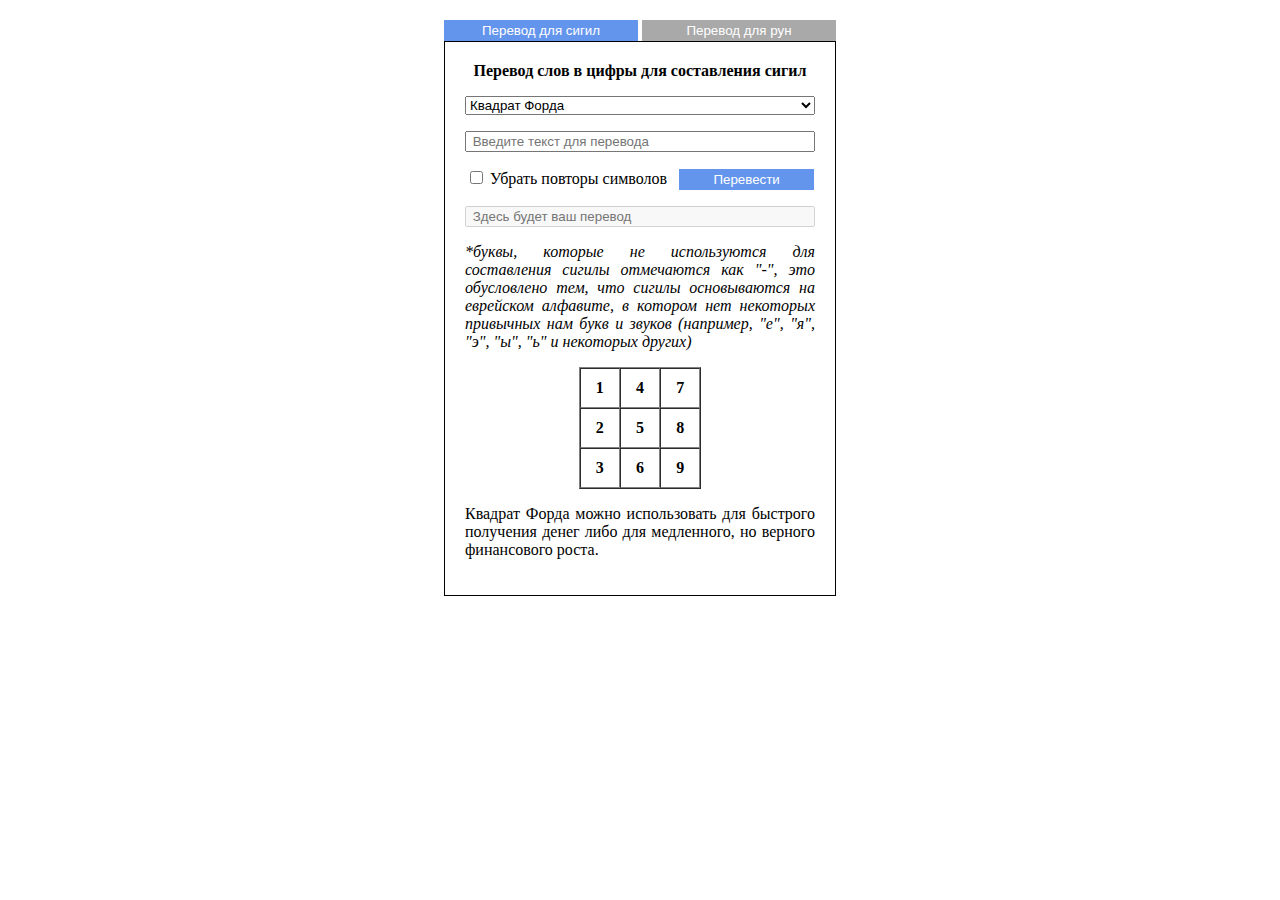
<file: Sigil.html>
<html>
  <head>
  <link rel="SHORTCUT ICON" href="http://mag-atlas.ucoz.org/favicon.ico">
  <meta charset="utf-8" />
  <title>Квадрат Форда</title>   
  <style>
    .centerButton {
        
    width: 400px;    
    position: absolute;
    top: 20px;
    right: 0;    
    left: 0;
    margin: auto;

   }

   .sub {
    
    
    width: 400px;    
    
    
    right: 0;    
    left: 0;
    

   }

   
   .center {
    outline: 1px solid #000; 
    border: 20px solid #fff;
    
    width: 350px;    
    position: absolute;
    top: 42px;
    right: 0;
    
    left: 0;
    margin: auto;
    background-color: white;

   }

   .blocks {
 display: inline-block;

}
  

  .search {
    width: 350px; 
   }

  .inputFroms {
    width: 350px; 
    height: 100px;

   }

</style>


  <script type="text/javascript">


    
   addEventListener("keydown", function(event) {
    if (event.keyCode == 13)
      trans();
   });

    
    function tableTransform(){



      if (document.a.s.value == "s1"){
        document.getElementById("t").innerHTML = "<tr><th>1</th><th>4</th><th>7</th></tr><tr><th>2</th><th>5</th><th>8</th></tr><tr><th>3</th><th>6</th><th>9</th></tr></table>";
        document.getElementById("text").innerHTML ="Квадрат Форда можно использовать для быстрого получения денег либо для медленного, но верного финансового роста."
      } else if (document.a.s.value == "s2"){
        document.getElementById("t").innerHTML = "<tr><th>4</th><th>9</th><th>2</th></tr><tr><th>3</th><th>5</th><th>7</th></tr><tr><th>8</th><th>1</th><th>6</th></tr></table>";
        document.getElementById("text").innerHTML ="Сатурн властвует над дисциплиной, ответственностью, карьерным ростом, консерватизмом, мудростью, старением."
      } else if (document.a.s.value == "s3"){
        document.getElementById("t").innerHTML = 
    "<tr><th>4</th><th>14</th><th>15</th><th>1</th></tr><tr><th>9</th><th>7</th><th>6</th><th>12</th></tr><tr><th>5</th><th>11</th><th>10</th><th>8</th></tr><tr><th>16</th><th>2</th><th>3</th><th>13</th></tr></table>";
        document.getElementById("text").innerHTML ="Юпитер властвует над богатством, ростом, бизнесом, высшим образованием, удачей."
      } else if (document.a.s.value == "s4"){
        document.getElementById("t").innerHTML = "<tr><th>11</th><th>24</th><th>7</th><th>20</th><th>3</th></tr><tr><th>4</th><th>12</th><th>25</th><th>8</th><th>16</th></tr><tr><th>17</th><th>5</th><th>13</th><th>21</th><th>9</th></tr><tr><th>10</th><th>18</th><th>1</th><th>14</th><th>22</th></tr><tr><th>23</th><th>6</th><th>19</th><th>2</th><th>15</th></tr></table>";
        document.getElementById("text").innerHTML ="Марс властвует над желаниями, динамичными действиями, животной природой, силой, бедствиями, соревнованиями, смертью."
      } else if (document.a.s.value == "s5"){
        document.getElementById("t").innerHTML = "<tr><th>6</th><th>32</th><th>3</th><th>34</th><th>35</th><th>1</th></tr><tr><th>7</th><th>11</th><th>27</th><th>28</th><th>8</th><th>30</th></tr><tr><th>19</th><th>14</th><th>16</th><th>15</th><th>23</th><th>24</th></tr><tr><th>18</th><th>20</th><th>22</th><th>21</th><th>17</th><th>13</th></tr><tr><th>25</th><th>29</th><th>10</th><th>9</th><th>26</th><th>12</th></tr><tr><th>36</th><th>5</th><th>33</th><th>4</th><th>2</th><th>31</th></tr></table>"
        document.getElementById("text").innerHTML ="Солнце властвует над здоровьем, жизненными силами, самореализацией, энергией, властью, детьми."
      } else if (document.a.s.value == "s6"){
        document.getElementById("t").innerHTML ="<tr><th>22</th><th>47</th><th>16</th><th>41</th><th>10</th><th>35</th><th>4</th></tr><tr><th>5</th><th>23</th><th>43</th><th>17</th><th>42</th><th>11</th><th>29</th></tr><tr><th>30</th><th>6</th><th>24</th><th>49</th><th>18</th><th>36</th><th>12</th></tr><tr><th>13</th><th>31</th><th>7</th><th>25</th><th>43</th><th>19</th><th>37</th></tr><tr><th>38</th><th>14</th><th>32</th><th>1</th><th>26</th><th>44</th><th>20</th></tr><tr><th>21</th><th>39</th><th>8</th><th>33</th><th>2</th><th>27</th><th>43</th></tr><tr><th>46</th><th>15</th><th>40</th><th>9</th><th>34</th><th>3</th><th>28</th></tr></table>"
        document.getElementById("text").innerHTML ="Венера властвует над удовольствиями, любовью, привлекательностью, искусством, музыкой, поэзией, драгоценностями, чувствами, браком."
      } else if (document.a.s.value == "s7"){
        document.getElementById("t").innerHTML = "<tr><th>8</th><th>58</th><th>59</th><th>5</th><th>4</th><th>62</th><th>63</th><th>1</th></tr><tr><th>49</th><th>15</ th><th>14</th><th>52</th><th>53</th><th>11</th><th>10</th><th>56</th></tr><tr><th>41</th><th>23</th><th>22</th><th>44</th><th>45</th><th>19</th><th>18</th><th>48</th></tr><tr><th>32</th><th>34</th><th>35</th><th>29</th><th>28</th><th>38</th><th>39</th><th>25</th></tr><tr><th>40</th><th>26</th><th>27</th><th>37</ th><th>36</th><th>30</th><th>31</th><th>33</th></tr><tr><th>17</th><th>47</th><th>46</th><th>20</th><th>21</th><th>43</th><th>42</th><th>24</th></tr><tr><th>9</th><th>55</th><th>54</th><th>12</th><th>13</th><th>51</th><th>50</th><th>16</th></tr><tr><th>64</th><th>2</th><th>3</th><th>61</th><th>60</th><th>6</ th><th>7</th><th>57</th></tr></table>"
        document.getElementById("text").innerHTML ="Меркурий властвует над связью, разумом, интеллектом, рациональностью, ловкостью, речью."

      } else if (document.a.s.value == "s8"){
        document.getElementById("t").innerHTML = "<tr><th>37</th><th>78</th><th>29</th><th>70</th><th>21</th><th>62</th><th>13</th><th>54</th><th>5</th></tr><tr><th>6</th><th>38</th><th>79</th><th>30</th><th>71</th><th>22</th><th>63</th><th>14</th><th>46</th></tr><tr><th>47</th><th>7</th><th>39</th><th>80</th><th>31</th><th>72</th><th>23</th><th>55</th><th>15</th></tr><tr><th>16</th><th>48</th><th>8</th><th>40</th><th>81</th><th>32</th><th>64</th><th>24</th><th>56</th></tr><tr><th>57</th><th>17</th><th>49</th><th>9</th><th>41</th><th>73</th><th>33</th><th>65</th><th>25</th></tr><tr><th>26</th><th>58</th><th>18</th><th>50</th><th>1</th><th>42</th><th>74</th><th>34</th><th>66</th></tr><tr><th>67</th><th>27</th><th>59</th><th>10</th><th>51</th><th>2</th><th>43</th><th>75</th><th>35</ th></tr><tr><th>36</th><th>68</th><th>19</th><th>60</th><th>11</th><th>52</th><th>3</th><th>44</th><th>76</th></tr><tr><th>77</th><th>28</th><th>69</th><th>20</th><th>61</th><th>12</th><th>53</th><th>4</th><th>43</th></tr></table>"
        document.getElementById("text").innerHTML ="Луна властвует над инстинктами, привычками, подсознанием, жидкостями, а также над всеми эмоциями."
        
  }

}
    
    
    function unique(arr) {
  var result = [];

  nextInput:
    for (var i = 0; i < arr.length; i++) {
      var str = arr[i]; // для каждого элемента
      for (var j = 0; j < result.length; j++) { // ищем, был ли он уже?
        if (result[j] == str || str ==" ") continue nextInput; // если да, то следующий
      }

      result.push(str);
    }

  return result;
}



    function trans (){
      
      var word= document.a.b.value;
      word = word.toUpperCase();
      var letters = new Array();
      var translation = new Array();
      var shortWord;

      if (!(document.a.check.checked)){ // если -
        
      } else {                        // если +
        
        word = unique(word);
        document.a.b.value = word;
        
      }

      
        if(word==""){
        
        } else{

        if (document.a.s.value == "s1" || document.a.s.value == "s2" ){ // Форд и Сатурн
         

        for(var i = 0; i < word.length; i++) {
        letters[i] = word[i];      
        switch (letters[i]){
          case "А": translation[i] = "1"; break;
          case "Б": translation[i] = "2"; break;
          case "В": translation[i] = "2"; break;
          case "Г": translation[i] = "3"; break;
          case "Д": translation[i] = "4"; break;
          case "Е": translation[i] = "-"; break;
          case "Ё": translation[i] = "-"; break;
          case "Ж": translation[i] = "-"; break;
          case "З": translation[i] = "7"; break;
          case "И": translation[i] = "1"; break;
          case "Й": translation[i] = "1"; break;
          case "К": translation[i] = "2"; break;
          case "Л": translation[i] = "3"; break;
          case "М": translation[i] = "4"; break;
          case "Н": translation[i] = "5"; break;
          case "О": translation[i] = "6"; break;
          case "П": translation[i] = "8"; break;
          case "Р": translation[i] = "2"; break;
          case "С": translation[i] = "6"; break;
          case "Т": translation[i] = "9"; break;
          case "У": translation[i] = "6"; break;
          case "Ф": translation[i] = "8"; break;
          case "Х": translation[i] = "5"; break;
          case "Ц": translation[i] = "9"; break;
          case "Ч": translation[i] = "8"; break;
          case "Ш": translation[i] = "3"; break;
          case "Щ": translation[i] = "3"; break;
          case "Ъ": translation[i] = "-"; break;
          case "Ы": translation[i] = "-"; break;
          case "Ь": translation[i] = "-"; break;
          case "Э": translation[i] = "-"; break;
          case "Ю": translation[i] = "-"; break;
          case "Я": translation[i] = "-"; break;
          default: translation[i] = "-";
        }         
        
      }
        
        document.getElementById("tf").value = translation;

      } else if (document.a.s.value == "s3"){ // Юпитер
         

        for(var i = 0; i < word.length; i++) {
        letters[i] = word[i];      
        switch (letters[i]){
          case "А": translation[i] = "1"; break;
          case "Б": translation[i] = "2"; break;
          case "В": translation[i] = "2"; break;
          case "Г": translation[i] = "3"; break;
          case "Д": translation[i] = "4"; break;
          case "Е": translation[i] = "-"; break;
          case "Ё": translation[i] = "-"; break;
          case "Ж": translation[i] = "-"; break;
          case "З": translation[i] = "7"; break;
          case "И": translation[i] = "10"; break;
          case "Й": translation[i] = "10"; break;
          case "К": translation[i] = "2"; break;
          case "Л": translation[i] = "3"; break;
          case "М": translation[i] = "4"; break;
          case "Н": translation[i] = "5"; break;
          case "О": translation[i] = "6"; break;
          case "П": translation[i] = "8"; break;
          case "Р": translation[i] = "2"; break;
          case "С": translation[i] = "6"; break;
          case "Т": translation[i] = "9"; break;
          case "У": translation[i] = "6"; break;
          case "Ф": translation[i] = "8"; break;
          case "Х": translation[i] = "5"; break;
          case "Ц": translation[i] = "9"; break;
          case "Ч": translation[i] = "8"; break;
          case "Ш": translation[i] = "3"; break;
          case "Щ": translation[i] = "3"; break;
          case "Ъ": translation[i] = "-"; break;
          case "Ы": translation[i] = "-"; break;
          case "Ь": translation[i] = "-"; break;
          case "Э": translation[i] = "-"; break;
          case "Ю": translation[i] = "-"; break;
          case "Я": translation[i] = "-"; break;
          default: translation[i] = "-";
        }         
        
      }
        document.getElementById("tf").value = translation;

      } else if (document.a.s.value == "s4"){ // Марс
         

        for(var i = 0; i < word.length; i++) {
        letters[i] = word[i];      
        switch (letters[i]){
          case "А": translation[i] = "1"; break;
          case "Б": translation[i] = "2"; break;
          case "В": translation[i] = "2"; break;
          case "Г": translation[i] = "3"; break;
          case "Д": translation[i] = "4"; break;
          case "Е": translation[i] = "-"; break;
          case "Ё": translation[i] = "-"; break;
          case "Ж": translation[i] = "-"; break;
          case "З": translation[i] = "7"; break;
          case "И": translation[i] = "10"; break;
          case "Й": translation[i] = "10"; break;
          case "К": translation[i] = "20"; break;
          case "Л": translation[i] = "3"; break;
          case "М": translation[i] = "4"; break;
          case "Н": translation[i] = "5"; break;
          case "О": translation[i] = "6"; break;
          case "П": translation[i] = "8"; break;
          case "Р": translation[i] = "20"; break;
          case "С": translation[i] = "6"; break;
          case "Т": translation[i] = "9"; break;
          case "У": translation[i] = "6"; break;
          case "Ф": translation[i] = "8"; break;
          case "Х": translation[i] = "5"; break;
          case "Ц": translation[i] = "9"; break;
          case "Ч": translation[i] = "8"; break;
          case "Ш": translation[i] = "3"; break;
          case "Щ": translation[i] = "3"; break;
          case "Ъ": translation[i] = "-"; break;
          case "Ы": translation[i] = "-"; break;
          case "Ь": translation[i] = "-"; break;
          case "Э": translation[i] = "-"; break;
          case "Ю": translation[i] = "-"; break;
          case "Я": translation[i] = "-"; break;
          default: translation[i] = "-";
        }         
        
      }
        document.getElementById("tf").value = translation;

      } else if (document.a.s.value == "s5"){ // Солнце
         

        for(var i = 0; i < word.length; i++) {
        letters[i] = word[i];      
        switch (letters[i]){
          case "А": translation[i] = "1"; break;
          case "Б": translation[i] = "2"; break;
          case "В": translation[i] = "2"; break;
          case "Г": translation[i] = "3"; break;
          case "Д": translation[i] = "4"; break;
          case "Е": translation[i] = "-"; break;
          case "Ё": translation[i] = "-"; break;
          case "Ж": translation[i] = "-"; break;
          case "З": translation[i] = "7"; break;
          case "И": translation[i] = "10"; break;
          case "Й": translation[i] = "10"; break;
          case "К": translation[i] = "20"; break;
          case "Л": translation[i] = "30"; break;
          case "М": translation[i] = "4"; break;
          case "Н": translation[i] = "5"; break;
          case "О": translation[i] = "6"; break;
          case "П": translation[i] = "8"; break;
          case "Р": translation[i] = "20"; break;
          case "С": translation[i] = "6"; break;
          case "Т": translation[i] = "9"; break;
          case "У": translation[i] = "6"; break;
          case "Ф": translation[i] = "8"; break;
          case "Х": translation[i] = "5"; break;
          case "Ц": translation[i] = "9"; break;
          case "Ч": translation[i] = "8"; break;
          case "Ш": translation[i] = "30"; break;
          case "Щ": translation[i] = "30"; break;
          case "Ъ": translation[i] = "-"; break;
          case "Ы": translation[i] = "-"; break;
          case "Ь": translation[i] = "-"; break;
          case "Э": translation[i] = "-"; break;
          case "Ю": translation[i] = "-"; break;
          case "Я": translation[i] = "-"; break;
          default: translation[i] = "-";
        }         
        
      }
        document.getElementById("tf").value = translation;

      } else if (document.a.s.value == "s6"){ // Венеры
         

        for(var i = 0; i < word.length; i++) {
        letters[i] = word[i];      
        switch (letters[i]){
          case "А": translation[i] = "1"; break;
          case "Б": translation[i] = "2"; break;
          case "В": translation[i] = "2"; break;
          case "Г": translation[i] = "3"; break;
          case "Д": translation[i] = "4"; break;
          case "Е": translation[i] = "-"; break;
          case "Ё": translation[i] = "-"; break;
          case "Ж": translation[i] = "-"; break;
          case "З": translation[i] = "7"; break;
          case "И": translation[i] = "10"; break;
          case "Й": translation[i] = "10"; break;
          case "К": translation[i] = "20"; break;
          case "Л": translation[i] = "30"; break;
          case "М": translation[i] = "40"; break;
          case "Н": translation[i] = "5"; break;
          case "О": translation[i] = "6"; break;
          case "П": translation[i] = "8"; break;
          case "Р": translation[i] = "20"; break;
          case "С": translation[i] = "6"; break;
          case "Т": translation[i] = "9"; break;
          case "У": translation[i] = "6"; break;
          case "Ф": translation[i] = "8"; break;
          case "Х": translation[i] = "5"; break;
          case "Ц": translation[i] = "9"; break;
          case "Ч": translation[i] = "8"; break;
          case "Ш": translation[i] = "30"; break;
          case "Щ": translation[i] = "30"; break;
          case "Ъ": translation[i] = "-"; break;
          case "Ы": translation[i] = "-"; break;
          case "Ь": translation[i] = "-"; break;
          case "Э": translation[i] = "-"; break;
          case "Ю": translation[i] = "-"; break;
          case "Я": translation[i] = "-"; break;
          default: translation[i] = "-";
        }         
        
      }
        document.getElementById("tf").value = translation;

      } else if (document.a.s.value == "s7"){ // Меркурия
         

        for(var i = 0; i < word.length; i++) {
        letters[i] = word[i];      
        switch (letters[i]){
          case "А": translation[i] = "1"; break;
          case "Б": translation[i] = "2"; break;
          case "В": translation[i] = "2"; break;
          case "Г": translation[i] = "3"; break;
          case "Д": translation[i] = "4"; break;
          case "Е": translation[i] = "-"; break;
          case "Ё": translation[i] = "-"; break;
          case "Ж": translation[i] = "-"; break;
          case "З": translation[i] = "7"; break;
          case "И": translation[i] = "10"; break;
          case "Й": translation[i] = "10"; break;
          case "К": translation[i] = "20"; break;
          case "Л": translation[i] = "30"; break;
          case "М": translation[i] = "40"; break;
          case "Н": translation[i] = "50"; break;
          case "О": translation[i] = "6"; break;
          case "П": translation[i] = "8"; break;
          case "Р": translation[i] = "20"; break;
          case "С": translation[i] = "60"; break;
          case "Т": translation[i] = "9"; break;
          case "У": translation[i] = "6"; break;
          case "Ф": translation[i] = "8"; break;
          case "Х": translation[i] = "5"; break;
          case "Ц": translation[i] = "9"; break;
          case "Ч": translation[i] = "8"; break;
          case "Ш": translation[i] = "30"; break;
          case "Щ": translation[i] = "30"; break;
          case "Ъ": translation[i] = "-"; break;
          case "Ы": translation[i] = "-"; break;
          case "Ь": translation[i] = "-"; break;
          case "Э": translation[i] = "-"; break;
          case "Ю": translation[i] = "-"; break;
          case "Я": translation[i] = "-"; break;
          default: translation[i] = "-";
        }         
        
      }
        document.getElementById("tf").value = translation;

      } else if (document.a.s.value == "s8"){ // Луна
         

        for(var i = 0; i < word.length; i++) {
        letters[i] = word[i];      
        switch (letters[i]){
          case "А": translation[i] = "1"; break;
          case "Б": translation[i] = "2"; break;
          case "В": translation[i] = "2"; break;
          case "Г": translation[i] = "3"; break;
          case "Д": translation[i] = "4"; break;
          case "Е": translation[i] = "-"; break;
          case "Ё": translation[i] = "-"; break;
          case "Ж": translation[i] = "-"; break;
          case "З": translation[i] = "7"; break;
          case "И": translation[i] = "10"; break;
          case "Й": translation[i] = "10"; break;
          case "К": translation[i] = "20"; break;
          case "Л": translation[i] = "30"; break;
          case "М": translation[i] = "40"; break;
          case "Н": translation[i] = "50"; break;
          case "О": translation[i] = "6"; break;
          case "П": translation[i] = "80"; break;
          case "Р": translation[i] = "20"; break;
          case "С": translation[i] = "60"; break;
          case "Т": translation[i] = "9"; break;
          case "У": translation[i] = "6"; break;
          case "Ф": translation[i] = "80"; break;
          case "Х": translation[i] = "5"; break;
          case "Ц": translation[i] = "9"; break;
          case "Ч": translation[i] = "8"; break;
          case "Ш": translation[i] = "30"; break;
          case "Щ": translation[i] = "30"; break;
          case "Ъ": translation[i] = "-"; break;
          case "Ы": translation[i] = "-"; break;
          case "Ь": translation[i] = "-"; break;
          case "Э": translation[i] = "-"; break;
          case "Ю": translation[i] = "-"; break;
          case "Я": translation[i] = "-"; break;
          default: translation[i] = "-";
        }         
        
      }
        document.getElementById("tf").value = translation;
      } 




    }
      
      
      
    
}
    
  </script> 
    

  </head>  
  <body>

  <div class="centerButton" align="center">

  <button style="font-face: 'Comic Sans MS'; border: 2px solid; border-color: #6495ED #6495ED #6495ED; border-radius: 0px; width: 194px; color: white; background-color: #6495ED"> Перевод для сигил</button>     


  <a href="https://occultist888.github.io/Rune.html"><button style="font-face: 'Comic Sans MS'; border: 2px solid; border-color: #A9A9A9 #A9A9A9 #A9A9A9; width: 194px; border-radius: 0px;color: white; background-color: #A9A9A9"> Перевод для рун</button></a>  
</a>  
</div>
  
  <div class="center" align="center">

    
      <div align="center">
      <b>Перевод слов в цифры для составления сигил</b><p></p>
      </div>
      <form name="a">

      
      <select  class="search" name="s" onchange="tableTransform(); trans();">
      <option selected value="s1">Квадрат Форда</option>
      <option value="s2">Квадрат Сатурна</option> 
      <option value="s3">Квадрат Юпитера</option> 
      <option value="s4">Квадрат Марса</option> 
      <option value="s5">Квадрат Солнца</option> 
      <option value="s6">Квадрат Венеры</option> 
      <option value="s7">Квадрат Меркурия</option> 
      <option value="s8">Квадрат Луны</option> 
      </select>
      


      <p>  
      <input class="search" name="b" size = "28"  height = "50" placeholder=" Введите текст для перевода" onblur="this.value=this.value.toUpperCase();">
      </p>
      <div class="blocks" align="justify">
      <input type="checkbox" id = "ch" name="check" onclick="checkbox();"> Убрать повторы символов &#160      
      </div>
      <div class="blocks" align="justify">
      <input type="button" style="font-face: 'Comic Sans MS'; border: 2px solid; border-color: #6495ED #6495ED #6495ED; width: 135px; border-radius: 0px;color: white; background-color: #6495ED" value="Перевести"  onclick="trans();">      
      </div>
      <div>
      <p>      
      <input class="search" id = "tf" size = "28"  placeholder=" Здесь будет ваш перевод" value="" disabled="">
      </p>
      </form>
<div align="justify"> <i>*буквы, которые не используются для составления сигилы отмечаются как "-", это обусловлено тем, что сигилы основываются на еврейском алфавите, в котором нет некоторых привычных нам букв и звуков (например, "е", "я", "э", "ы", "ь" и некоторых других)</i></div>


<p>
<table id="t" align="center" border="1" width="35%" height="10%" cellpadding="10" cellspacing = "0">
   <tr>
    <th>1</th>
    <th>4</th>
    <th>7</th>
   </tr>
   <tr>
    <th>2</th>
    <th>5</th>
    <th>8</th>
  </tr>
  <tr>
    <th>3</th>
    <th>6</th>
    <th>9</th>
  </tr>
 </table>
</p>
<div align="justify" id="text">Квадрат Форда можно использовать для быстрого получения денег либо для медленного, но верного финансового роста.</div>


</div>
</div>


  </body>
</html>
</file>
<file: assets/css/styles.css>
/*-------------
 	General
-------------*/

@import url("https://netdna.bootstrapcdn.com/font-awesome/4.1.0/css/font-awesome.min.css");

*{
	margin: 0;
	padding: 0;
	box-sizing: border-box;
}

html{
	height: 100%
	width:100%;

	font-family: 'Roboto', sans-serif;
	font:  16px sans-serif;
	color: #555;
}
body{
height: 100%
	width:100%;
}


ul, nav{
	list-style: none;
}

a{
	text-decoration: none;
	color: inherit;
	cursor: pointer;

	opacity: 0.9;
}

a:hover{
	opacity: 1;
}

button:active, button:focus {
  outline: none;
}

a.vklink{

	text-decoration: underline;
	color: #4c75a3;
	cursor: pointer;
	opacity: 0.9;

}

a.btn{
	color: #fff;
	/*border-radius: 4px;*/
	text-transform: uppercase;
	background-color: #2196F3;
	font-weight: 500;
	text-align: center;

}

#btnvk{
	color: #fff;
	border-radius: 4px;
	text-transform: uppercase;
	background-color: #468BFA; /*#1F75FE*/
	font-weight: 500;
	text-align: center;

}

#btnmail{
	color: #468BFA;
	border-radius: 4px;
	border: 2px solid;
	border-colour: #468BFA;
	text-transform: uppercase;
	background-color: #fff; /*#e2e2e2; /*#A9A9A9*/
	font-weight: 500;
	text-align: center;
}




hr{
	width: 150px;
	height: 2px;
	background-color: #2196F3;
	border: 0;
	margin-bottom: 50px;


}

section{
	display: flex;
	flex-direction: column;
	align-items: center;
	padding: 125px 100px;
}

@media (max-width: 1000px){

	section{
		padding: 100px 50px;
	}

}

@media (max-width: 600px){

	section{
		padding: 80px 30px;
	}

}

section h3.title{
	color: #414a4f;
	/*text-transform: capitalize; отвечает за заглавные буквы в каждом слове*/
	font: 42px 'Roboto', sans-serif;
	font-weight: 600;
	margin-bottom: 35px;
	text-align: center;

}

section p{
	max-width: 980px;
	margin-bottom: 35px;
	padding: 0 20px;
	line-height: 2;

	font: 32px 'Roboto', sans-serif;
	font-weight: 300;
	text-align: center;



}

ul.grid{
	width: 100%;
	display: flex;
	flex-wrap: wrap;
	justify-content: center;
}




/*-------------
 	Header
-------------*/

header{
	position: absolute;
	top: 0;
	left: 0;
	z-index: 10;
	width: 100%;
	display: flex;
	justify-content: space-between;
	align-items: center;
	color: #fff;
	padding: 35px 100px 0;
}

header h1{
	font-family: 'Roboto', sans-serif;

}

header h2{
	font-family: 'Roboto', sans-serif;
}

header nav{
	display: flex;
}

header nav li{
	font-family: 'Roboto', sans-serif;
	font-size: 20px;
	font-weight: 300;
	margin: 0 15px;
}

header nav li:first-child{
	margin-left: 0;
}

header nav li:last-child{
	margin-right: 0;
}

.logo{
	font-family: 'Roboto', sans-serif;
	font-size: 16px;
	font-weight: 300;
	text-transform: uppercase;

}


@media (max-width: 1000px){
	header{
		padding: 20px 50px;
		flex-direction: column;
	}
	header h2{
		margin-bottom: 30px;

	}

	header nav li{
		/*font-size: 15px;
		margin: 0 5px;*/
		display: none;

	}


	.logo{

		font-size: 0px;

	}




}


@media (max-width: 700px){
	header{
		flex-direction: column;

	}

	header h2{
		margin-bottom: 30px;
	}

	header nav li{
		/*font-size: 15px;
		margin: 0 5px;*/
		display: none;

	}

	.logo{
		font-size: 0px;

		/*display: none; убирает лого*/
	}
}

/*----------------
 	Hero Section
----------------*/

.hero{
	position: relative;
	justify-content: center;
	height: 100vh;
	color: #fff;
	text-align: center;
}



.hero .background-image{
	position: absolute;
	top: 0;
	left: 0;
	width: 100%;
	height: 100%;
	background-size: cover;
	background-color: #2196F3;
	z-index: -1;

	background-attachment: fixed; /*эффект параллакс*/


}



.hero .background-image:after{
	content: '';
	position: absolute;
	top: 0;
	left: 0;
	width: 100%;
	height: 100%;
	background-color: #414a4f;
	opacity: 0.75;

}

.font{
	font: 60px 'Roboto', sans-serif;
	margin-bottom: 15px;
}

.hero h1{

		font-family: 'Roboto', sans-serif;
		font-size: 48px;
		font-weight: 700;
		color: yellow;

		text-transform: uppercase;
		margin-top: 50px;
	}

.hero h3{
	font-family: 'Roboto', sans-serif;
	font-size: 28px;
	font-weight: 300;
	margin-top: 20px;
}

.hero a.btn{
	padding: 20px 46px;
	margin-top: 50px;
}

@media (max-width: 800px){

	.hero{
		min-height: 600px;
	}

	.hero h1{
		font-size: 48px;

	}

	.hero h3{
		font-size: 24px;


	}

	.hero a.btn{



	}

}

/*--------------------
 	Руны (Слайдер)
---------------------*/

.runesslider{

	background-color: #f7f7f7;

}

.runesslider p{

	font-size: 30px;

	}


.runes{
	font-size: 200px;
	font-color: white;
}

.btnrunes{

	vertical-align: middle;

	font-size: 80px;
	width: 40px;
	height: 100px;
	border: none;
	color: #2196F3;
	background: none;





}

.rune{

	vertical-align: middle;
	

}

.btnrngrune{
	font-family: 'Roboto', sans-serif;
	font-size: 18px;
	font-weight: 300;
	text-transform: uppercase;


	color: white;
	background-color: #2196F3;

	padding: 20px;
	border-radius: 5px;
	border: inherit;

	opacity: 0.9;
	cursor: pointer;

	margin-top: 50px;
	margin-bottom: 50px;








}


.btnrngrune:hover{
	opacity: 1;
}

/*--------------------
 	Our Work Section
---------------------*/

.оur-work{
	background-color: #fff;
	padding-bottom: 10px;
}

.our-work .grid li{
	padding: 20px;
	height: 350px;
	border-radius: 3px;

	background-clip: content-box;
	background-size: cover;
	background-position: center;
	background-color: #333;
}

.our-work .grid li.small{
	flex-basis: 40%;
}

.our-work .grid li.large{
	flex-basis: 60%;
}


@media (max-width: 1000px){

	.our-work .grid li.small,
	.our-work .grid li.large{
		flex-basis: 100%;
	}

}


/*----------------
 	Вопрос-ответ
----------------*/

.qna{


	}

.accordion {
	max-width: 980px;
	background-color: #eee;
  cursor: pointer;
  padding: 18px;
  width: 100%;
  border: none;
  text-align: left;
  outline: none;
  font-size: 25px;
  transition: 0.4s;
  align-content: center;

}

.accordion i{
    color: #2196F3;
}

.active, .accordion:hover {
  background-color: #ccc;

}

.panel {
  padding: 0 18px;
  display: none;
  background-color: white;
  overflow: hidden;
}

.panel p{
	padding: 10px;
	text-align: left;
	font-size: 20px;
}



/*----------------------
 Последовательность обучения
----------------------*/

.features{
	background-color: #f7f7f7;
}

.features .grid li{
	padding: 0 30px;
	flex-basis: 33%;
	text-align: center;
}

.features .grid li i{
    font-size: 70px;
    color: #2196F3;
    margin-bottom: 25px;
}

.features .grid li h4{
	color: #555;
    font-size: 20px;
    margin-bottom: 25px;
}

.features .grid li p{
    margin: 0;
    padding: 0;
    min-width: 320px;
}

@media (max-width: 1000px){

	.features .grid li{
		flex-basis: 70%;
		margin-bottom: 65px;
	}

	.features .grid li:last-child{
		margin-bottom: 0;
	}

}


@media (max-width: 600px){

	.features .grid li{
		flex-basis: 100%;
	}

}



/*--------------------
 	Reviews Section
--------------------*/

.reviews{
	background-color: #fff;
	
	/*align-items: center;
	justify-content: center;*/
}

.reviews .quote{
	text-align: center;
	width: 80%;
    font-size: 22px;
    font-weight: 300;
    line-height: 1.5;
    margin-bottom: 20px;
    padding: 0;
}

.reviews .author{
    font-size: 18px;
    margin-bottom: 50px;
}

.reviews .author:last-child{
    margin-bottom: 0;
}

@media (max-width: 1000px){

	.reviews .quote{
		font-size: 20px;
	}

	.reviews .author{
	    font-size: 16px;
	}

}



/*---------------------
 	Contact Section
---------------------*/

.contact{
	background-color: #f7f7f7;
	font-size: 25px;

}

.contact form{
	display: flex;
	align-items: center;
	justify-content: center;
	flex-wrap: wrap;

	max-width: 800px;
	width: 80%;
}

.contact form input{
	padding: 15px;
	flex: 1;
	margin-right: 30px;
	font-size: 18px;
	color: #555;
}



.contact form .btn{
	padding: 18px 42px;
	margin: 10px;
}


@media (max-width: 800px){

	.contact form input{
		flex-basis: 100%;
		margin: 0 0 20px 0;
	}

}







/*-------------
 	Footer
-------------*/

footer{
	display: flex;
	flex-direction: column;
	align-items: center;
	text-align: center;
	color: #fff;
	background-color: #414a4f;
	padding: 60px 0;
}

footer ul{
	display: flex;
	margin-bottom: 25px;
	font-size: 70px;
}

footer ul li{
	margin: 0 8px;
}

footer ul li:first-child{
	margin-left: 0;
}

footer ul li:last-child{
	margin-right: 0;
}

footer p{
	text-transform: uppercase;
	font-size: 14px;
	color: rgba(255,255,255,0.6);
	margin-bottom: 10px;
}

footer p a{
	color: #fff;
}

@media (max-width: 700px){

	footer{
		padding: 80px 15px;
	}

}


/* -- Demo ads -- */

@media (max-width: 1200px) {
	#bsaHolder{ display:none;}
}

@media (max-width: 420px){



	.hero h1{
		font-size: 30px;
	}

	.hero .background-image{


	background-attachment: scroll; /*эффект параллакс*/


}

	section{
		padding-top: 50px;
		padding-left: 10px;
		padding-right: 10px;
	}

	section h3.title{
		font-size: 30px;
		margin-bottom: 20px;
	}

	section p{
		font-size: 18px;
		padding-left: 10px;
		padding-right: 10px;
	}

	.runesslider{





	}


	.accordion {

  		width: 100%;
  		font-size: 20px;

	}

	.active, .accordion:hover {
  background-color: #ccc;

	}

	.panel{
		padding: 5px;
		display: none;
		background-color: white;
		overflow: hidden;
	}

	.panel p{
		padding: 5px;
		text-align: left;
		font-size: 18px;
		margin-bottom: 10px;
	}

	.runesslider p{

	font-size: 18px;

	}

	.features .grid li{
		padding: 0;
		flex-basis: 33%;
		text-align: center;
	}

	.features .grid li p{
		min-width: 300px;
    	width: 90vw;
	}

	.contact p{
		font-size: 25px;
	}

	#btnvk{
	min-width: 90vw;
	}

	#btnmail{
	min-width: 90vw;
	}

}
</file>
